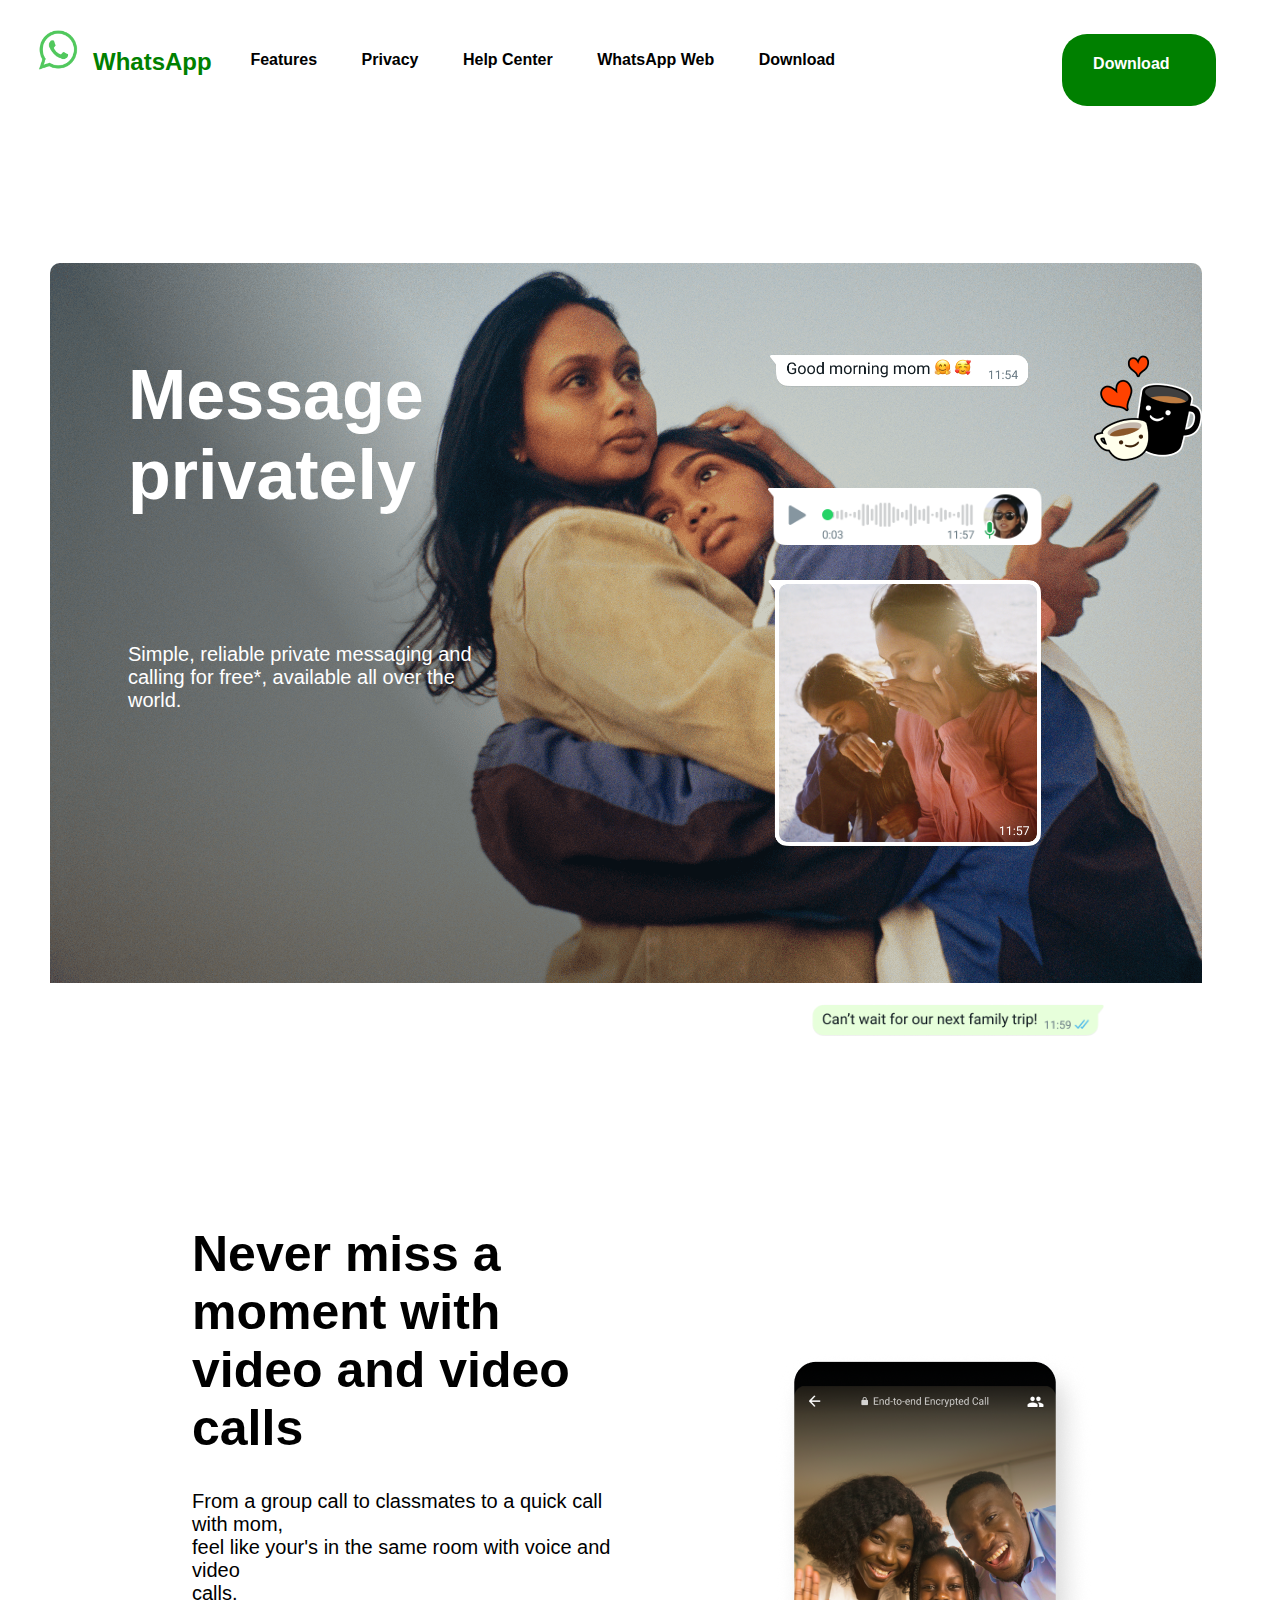
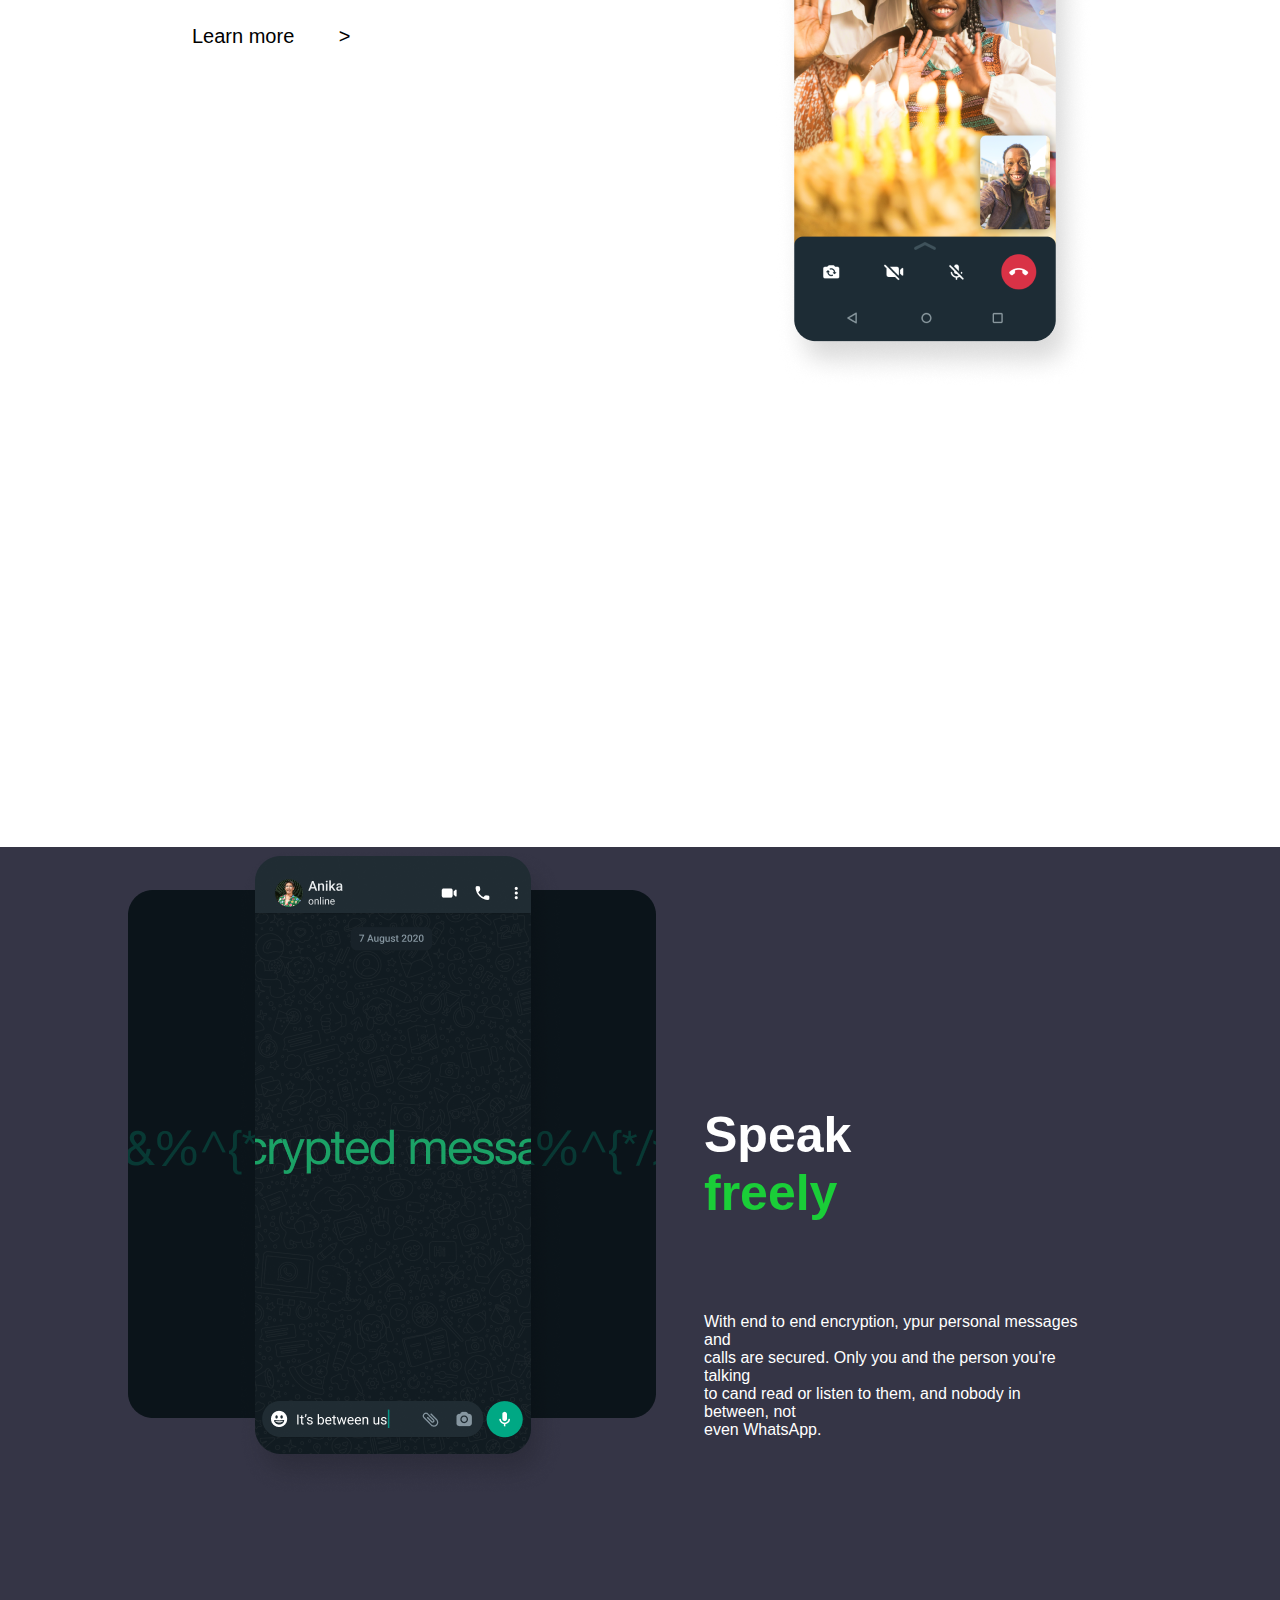
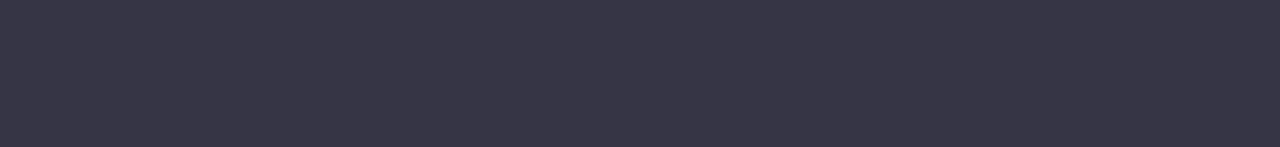
<file: index.html>
<!DOCTYPE html>
<html lang="en">
<head>
    <meta charset="UTF-8">
    <meta name="viewport" content="width=device-width, initial-scale=1.0">
    <title>WhatsApp</title>
    <link rel="stylesheet" href="css/style.css">
    <link
    rel="stylesheet"
    href="https://cdnjs.cloudflare.com/ajax/libs/animate.css/4.1.1/animate.min.css"
  />
</head>
<body>
         <!-- navbar -->
    <div class="navbar">
    <div class="logo"><img src="Logo-WhatsApp.png" alt="" width="70"><h2>WhatsApp</h2></div> 
    <div class="navlist">
    <div class="nav"><b>Features</b></div>
    <div class="nav"><b>Privacy</b></div>
    <div class="nav"><b>Help Center</b></div>
   <div class="nav"><b>WhatsApp Web</b></div>
   <div class="nav"><b>Download</b></div>
</div>
<!-- <div class="down"><h4>Download</h4><img src="download_1-1024.webp" alt="" width="30"></div> -->
<div class="down"><h4>Download</h4></div>
</div>
         <!-- images -->
         <div class="main">
            <div class="one" style="background-image: url(whatsappimage.png);">
            <div class="two"><img src="msgimg.png" alt="" width="400" class="animate__animated animate__backInUp"></div>
            <div class="three"><img src="imgsticker.png" alt="" class="animate__animated animate__backInUp"></div>
            <div class="four"><img src="imagrecord.png" alt="" width="400" class="animate__animated animate__backInUp"></div>
            <div class="five"><img src="img2.png" alt="" width="450" class="animate__animated animate__backInUp"></div>
            <div class="six"><img src="msg2.png" alt="" width="400" class="animate__animated animate__backInUp"></div>
            <div class="head"><h1 class="heading animate__animated animate__backInUp">Message <br> privately</h1></div>
            <div class="para"><p class="text animate__animated animate__backInUp">Simple, reliable private messaging and <br> calling for free*, available all over the <br>world.</p></div>
            </div>
         </div>
              <!-- video call page -->
              <div class="divtwo">
         <div class="video"><img src="videocallpic.png" alt=""></div>
         <div class="calltext"><h1>Never miss a <br> moment with <br>video and video <br> calls</h1><p>From a group call to classmates to a quick call with mom, <br> feel like your's in the same room with voice and video <br>calls.</p><p>Learn more  &nbsp; &nbsp; &nbsp; &nbsp;></p></div>
      </div>
            <!-- last page -->
            <div class="last">
               <div class="lastpic"><img src="lastpic.png" alt=""></div>
               <div class="speak"><h1><b class="white">Speak </b><br><b class="green">freely</b> </h1></div>
               <div class="paratwo"><p>With end to end encryption, ypur personal messages and <br> calls are secured. Only you and the person you're talking <br> to cand read or listen to them, and nobody in between, not <br> even WhatsApp.</p></div>
            </div>
</body>
</html>
</file>
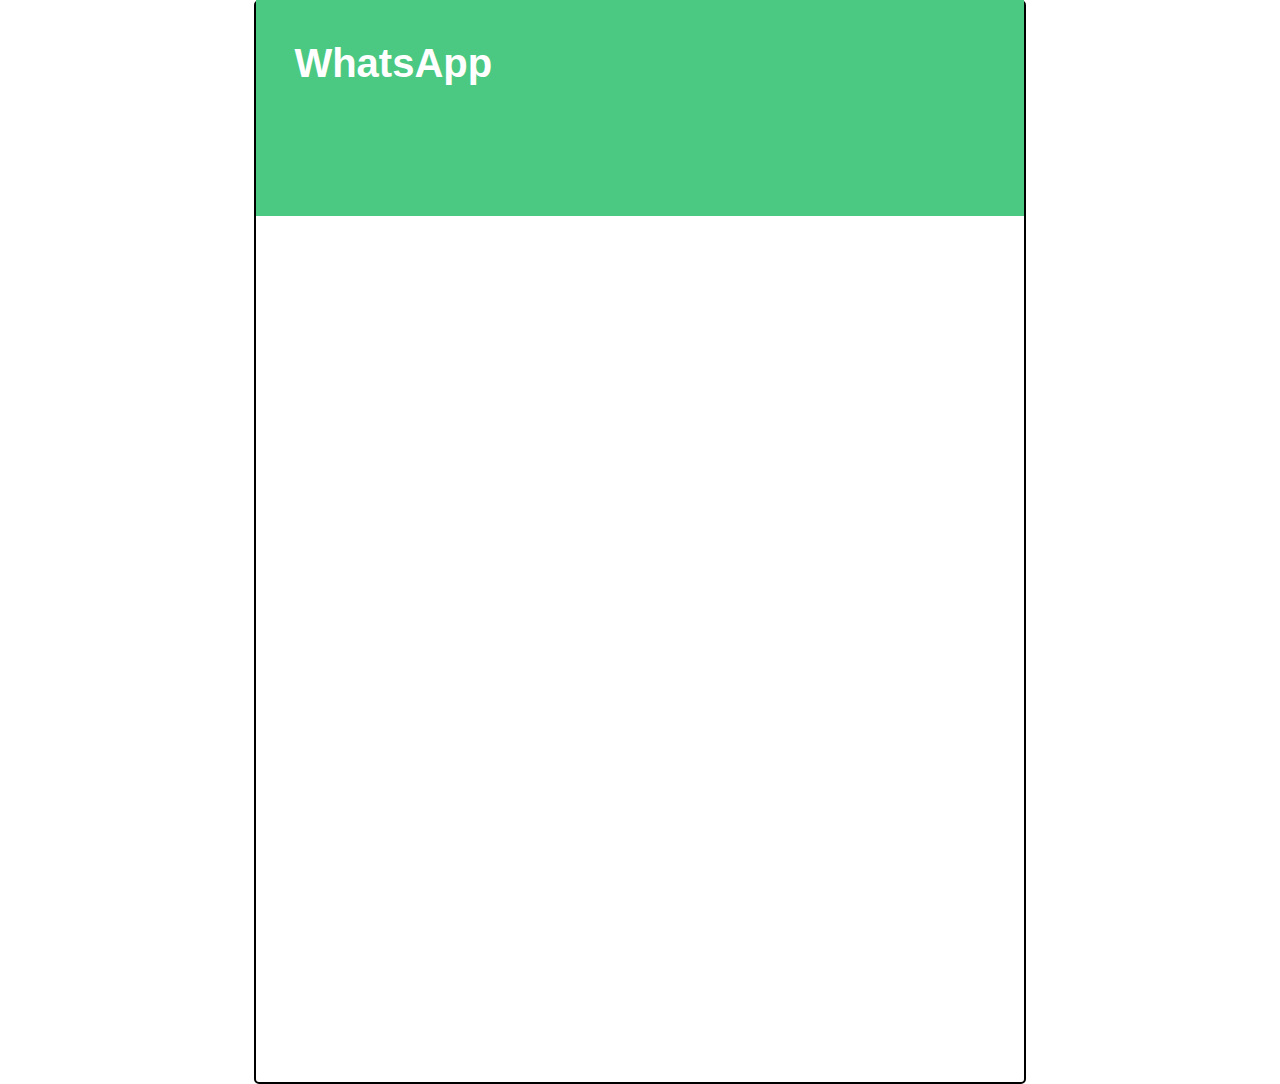
<file: css/chat.html>
<!DOCTYPE html>
<html lang="en">
<head>
    <meta charset="UTF-8">
    <meta name="viewport" content="width=device-width, initial-scale=1.0">
    <title>Document</title>
    <link rel="stylesheet" href="design.css">
</head>
<body>
    <center>
    <div class="main">
<div class="green"><h1 class="app">WhatsApp</h1></div>


    </div>
</center>
    
    
</body>
</html>
</file>
<file: css/style.css>
.navbar{
    width: 100%;
    height: 15vh;
    /* position: fixed; */
    top: 0%;
    /* background-color:rgb(206, 173, 173); */
    display: flex;
    flex-direction: row;

   
}
body{
    padding: 0;
    margin: 0;
    font-family:Arial, Helvetica, sans-serif ;
}
.logo{
    width: 18%;
    height: 10vh;
    margin-top: 2%;


}
.logo>img{
    margin-top: 2%;
    margin-left: 10%;
}
.logo>h2{
    display: inline;
    color: green;
  font-weight: 20px;

}
.navlist{
    width: 50%;
    height: 10vh;
    margin-top: 4%;
   
}
.nav{
    width: 10%;
    height: 10vh;
    display: inline;
  padding: 20px;
  
 

}
.nav:hover{
  text-decoration: underline;
  color: green;

}
/* .down{
    width: 200px;
    height: 8vh;
    background-color: rgb(37, 211, 37);
    border-radius: 30px;
    position: relative;
    top: 10%;
    left: 70%;
    text-align: center;
}
.down>h4{
    padding-top: 10%;
  
}
.down>img{
    position: relative;
    bottom: 70%;
    left: 65%; */
/* } */
.down{
    width: 12%;
    height: 8vh;
    position: relative;
    top: 25%;
    left: 15%;
    border-radius: 25px;
    background-color: green;
}
.down>h4{
    color: white;
    padding-left: 20%;
   
}
.down>img{
    position: relative;
    top: 20%;
    left: 10%;
}
    /* images styling */
.main{
    width: 100%;
    height: 100vh;
    margin-top: 10%;
    position: relative;
    
   
}  
.one{
    width: 90%;
    height: 100vh;
    margin: 0px 50px 0px 50px;
    background-repeat: no-repeat;
    border-radius: 10px;
} 
.two{
    width: 30%;
    height: 5vh;
    position: absolute;
    top: 10%;
    left: 60%;
   
} 
.three{
    width: 30%;
    height: 5vh;
    position: absolute;
    top: 10%;
    left: 60%;
   
}
.four{
    width: 30%;
    height: 5vh;
    position: absolute;
    top: 25%;
    left: 60%;
}
.five{
    width: 30%;
    height: 5vh;
    position: absolute;
    top: 35%;
    left: 60%;
}
.six{
    width: 25%;
    height: 5vh;
    position: absolute;
    top: 80%;
    left: 55%;
}
.head{
    width: 30%;
    height: 20vh;
    
    position: absolute;
   top: 5%;
   left: 10%;
}
.heading{
    color: white;
    font-size: 70px;
}
.para{
    width: 30%;
    height: 15vh;
    position: absolute;
    top: 40%;
    left: 10%;
}
.text{
    color: white;
    font-size:20px;
}
   /* video call page */

.divtwo{
    width: 100%;
    height: 100vh;
    /* position: relative; */
    /* background-color: aqua; */
}  
.video{
    position: relative;
    top: 20%;
    left: 60%;
} 
.calltext{
    width: 35%;
    height: 60vh;
    position: relative;
    bottom:70% ;
    left: 15%;
    /* background-color: brown; */
}
.calltext>h1{
    font-size:50px ;
}
.calltext>p{
   font-size: 20px;
}
   /* last page */
.last{
    width: 100%;
    height: 100vh;
    position: relative;
    margin-top: 30%;
    background-color: rgb(53, 53, 70);
}
.lastpic{
    position: absolute;
    left: 10%;
}
.speak{
    width: 20%;
    height: 20%;
    position:absolute;
    top: 25%;
    left: 55%;
    /* background-color: aqua; */
}
.speak>h1{
    font-size: 50px;
}
.green{
    color: rgb(26, 206, 56);
}
.white{
    color: white;
}
.paratwo{
    width: 30%;
    height: 20%;
    position:absolute;
    top: 50%;
    left: 55%;
}
.paratwo>p{
    color: white;
}
</file>
<file: css/design.css>
body{
    padding: 0%;
    margin: 0%;
    font-family: Arial, Helvetica, sans-serif;
}
.main{
    width: 60%;
    height: 120vh;
    text-align: center;
    border: 2px solid black;
    border-radius: 5px;
}
.green{
    width: 100%;
    height: 25vh;
    position: relative;
    bottom: 1%;
    background-color:rgb(75, 201, 130);
}
/* .Whatsapp{
    width: 30%;
    height: 10vh;
    position: absolute;
    top: 40%;
    left: 0%;
    background-color: rgb(16, 247, 170);
} */
.app{
    color: white;
    position: absolute;
    top: 10%;
    left: 5%;
    font-size: 40px;
}
</file>
